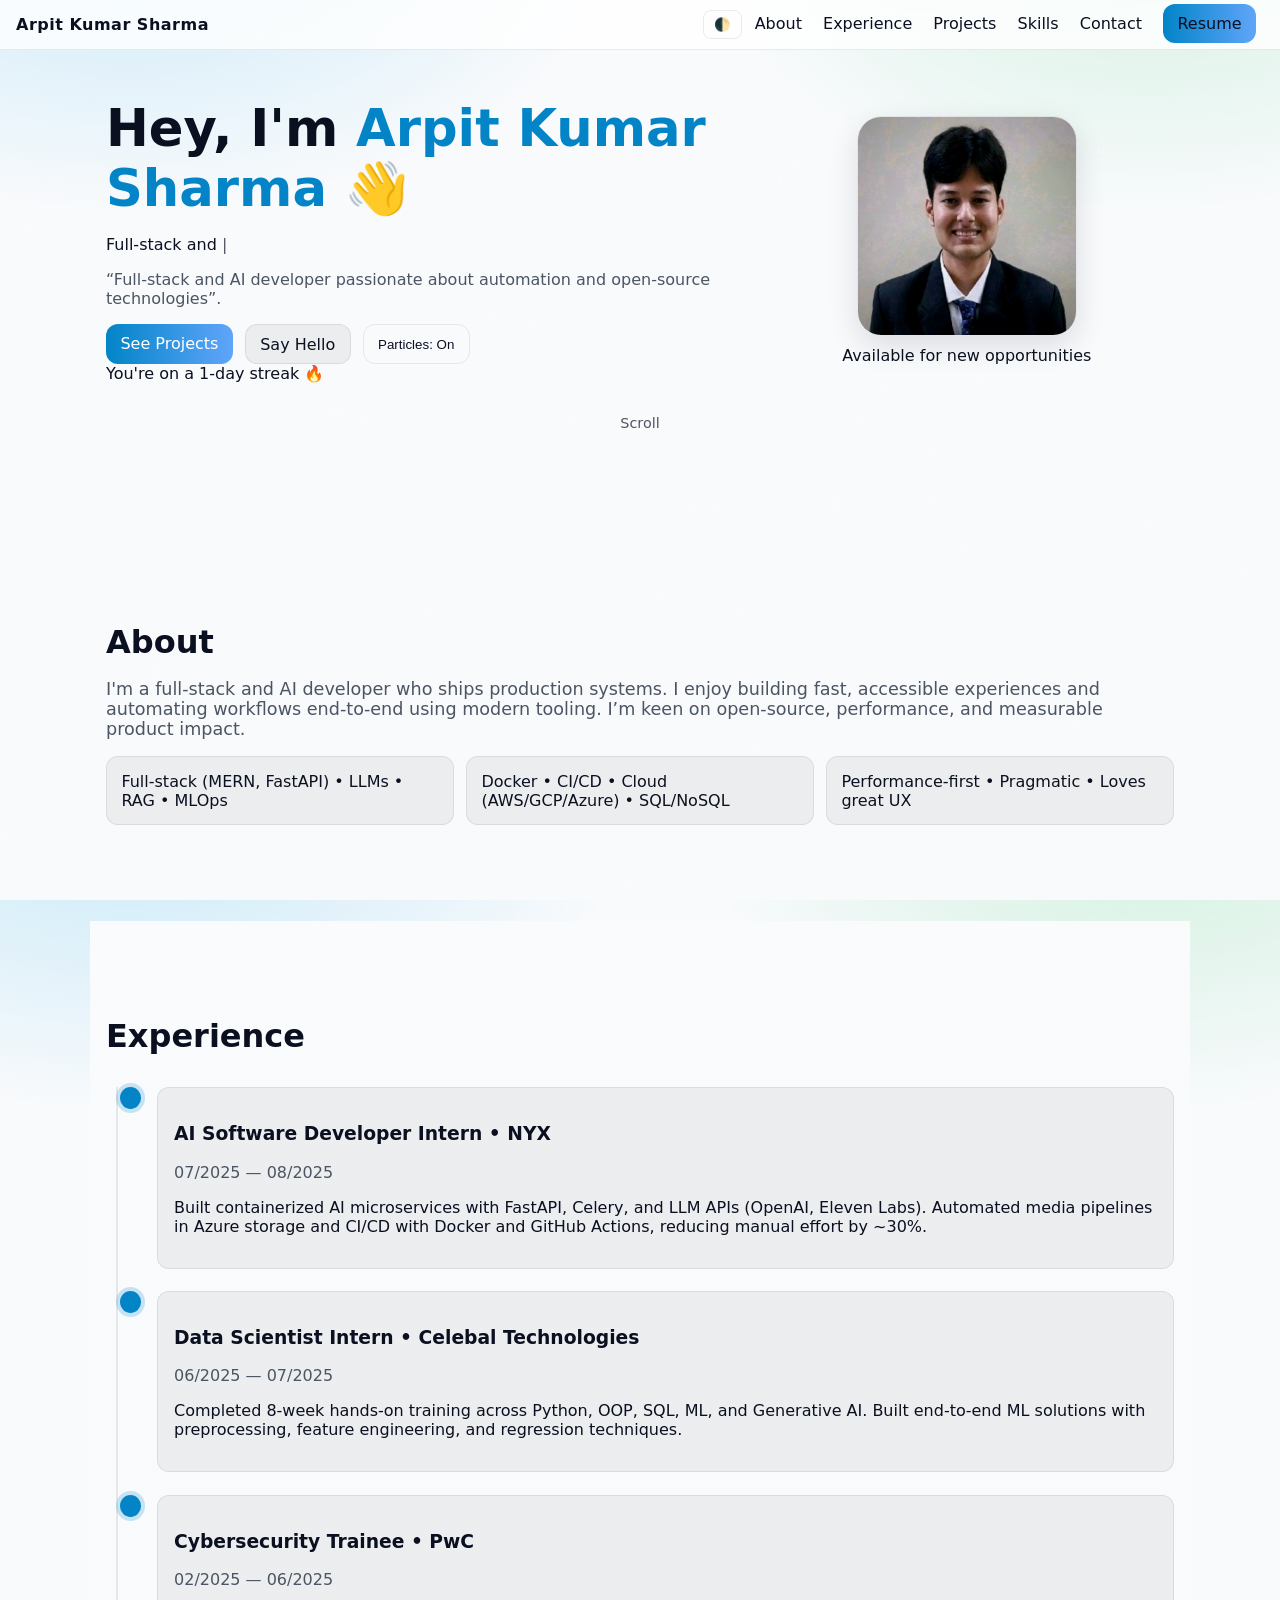
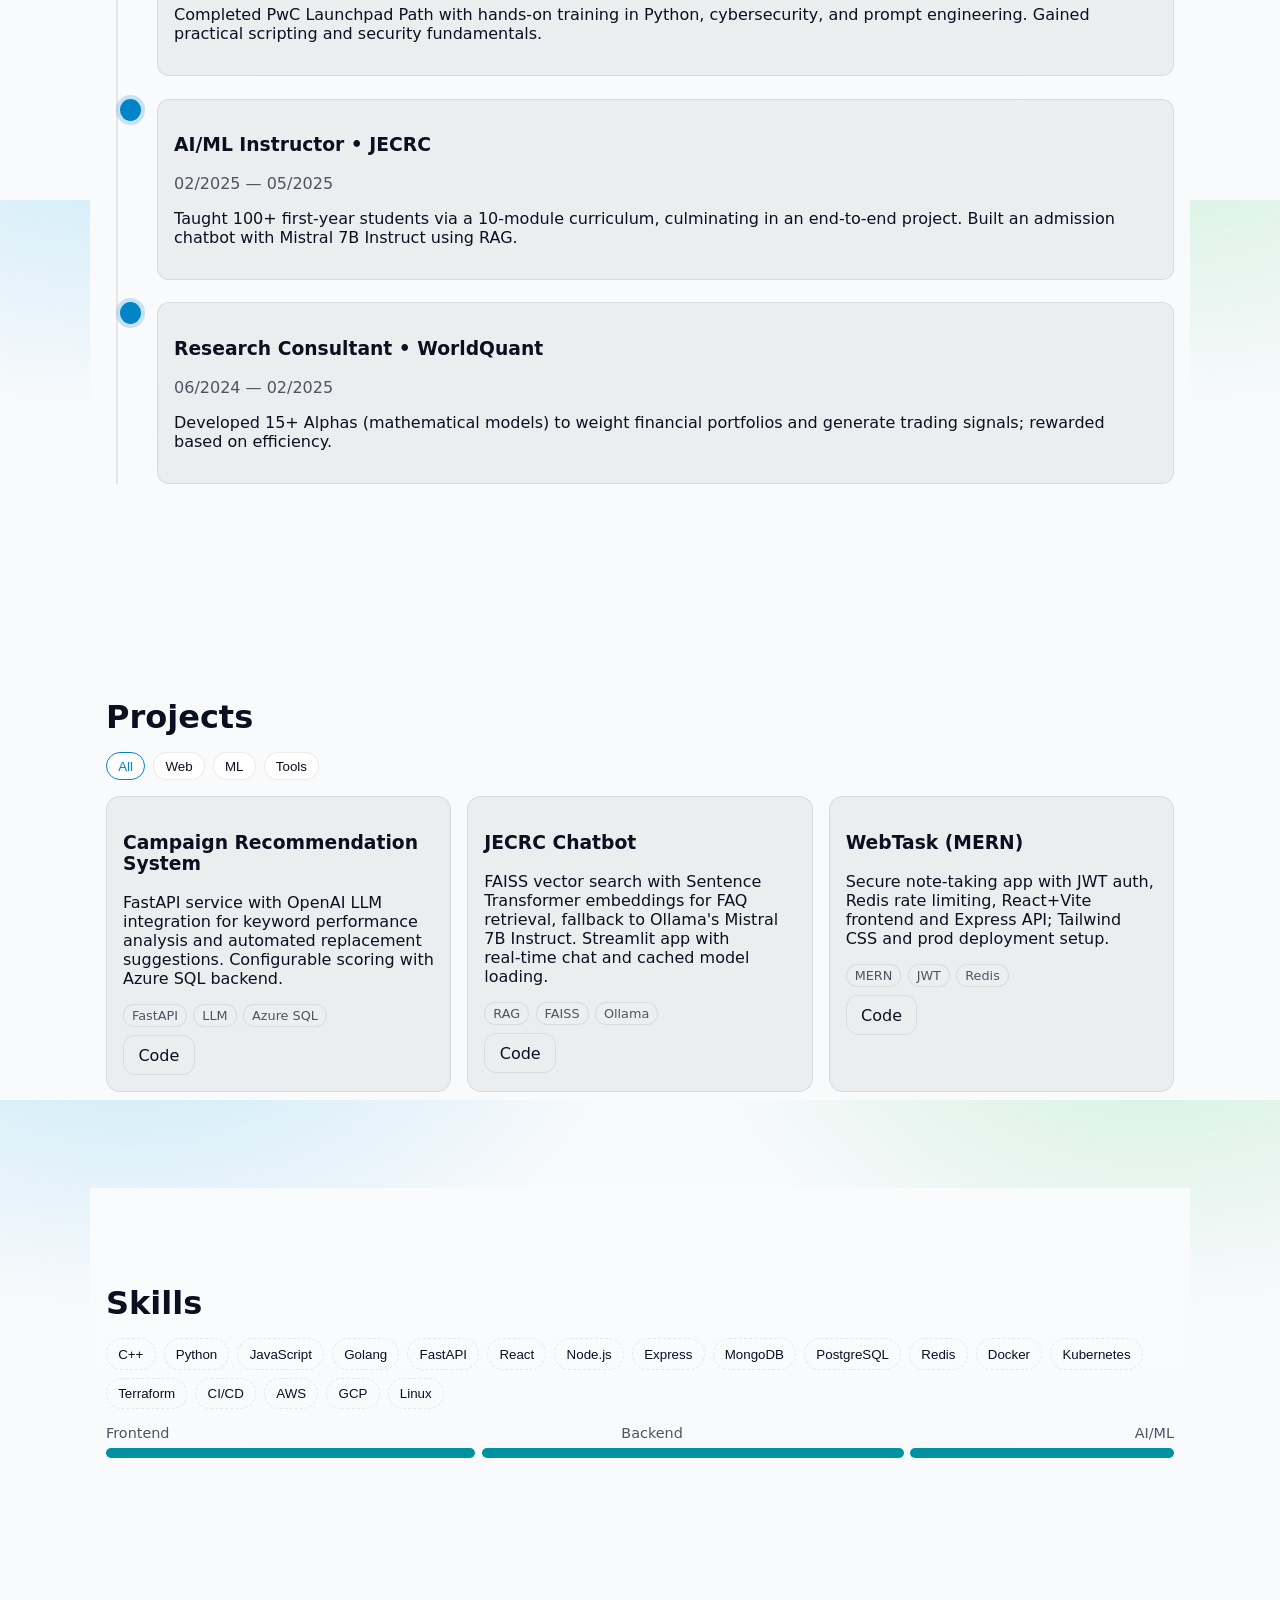
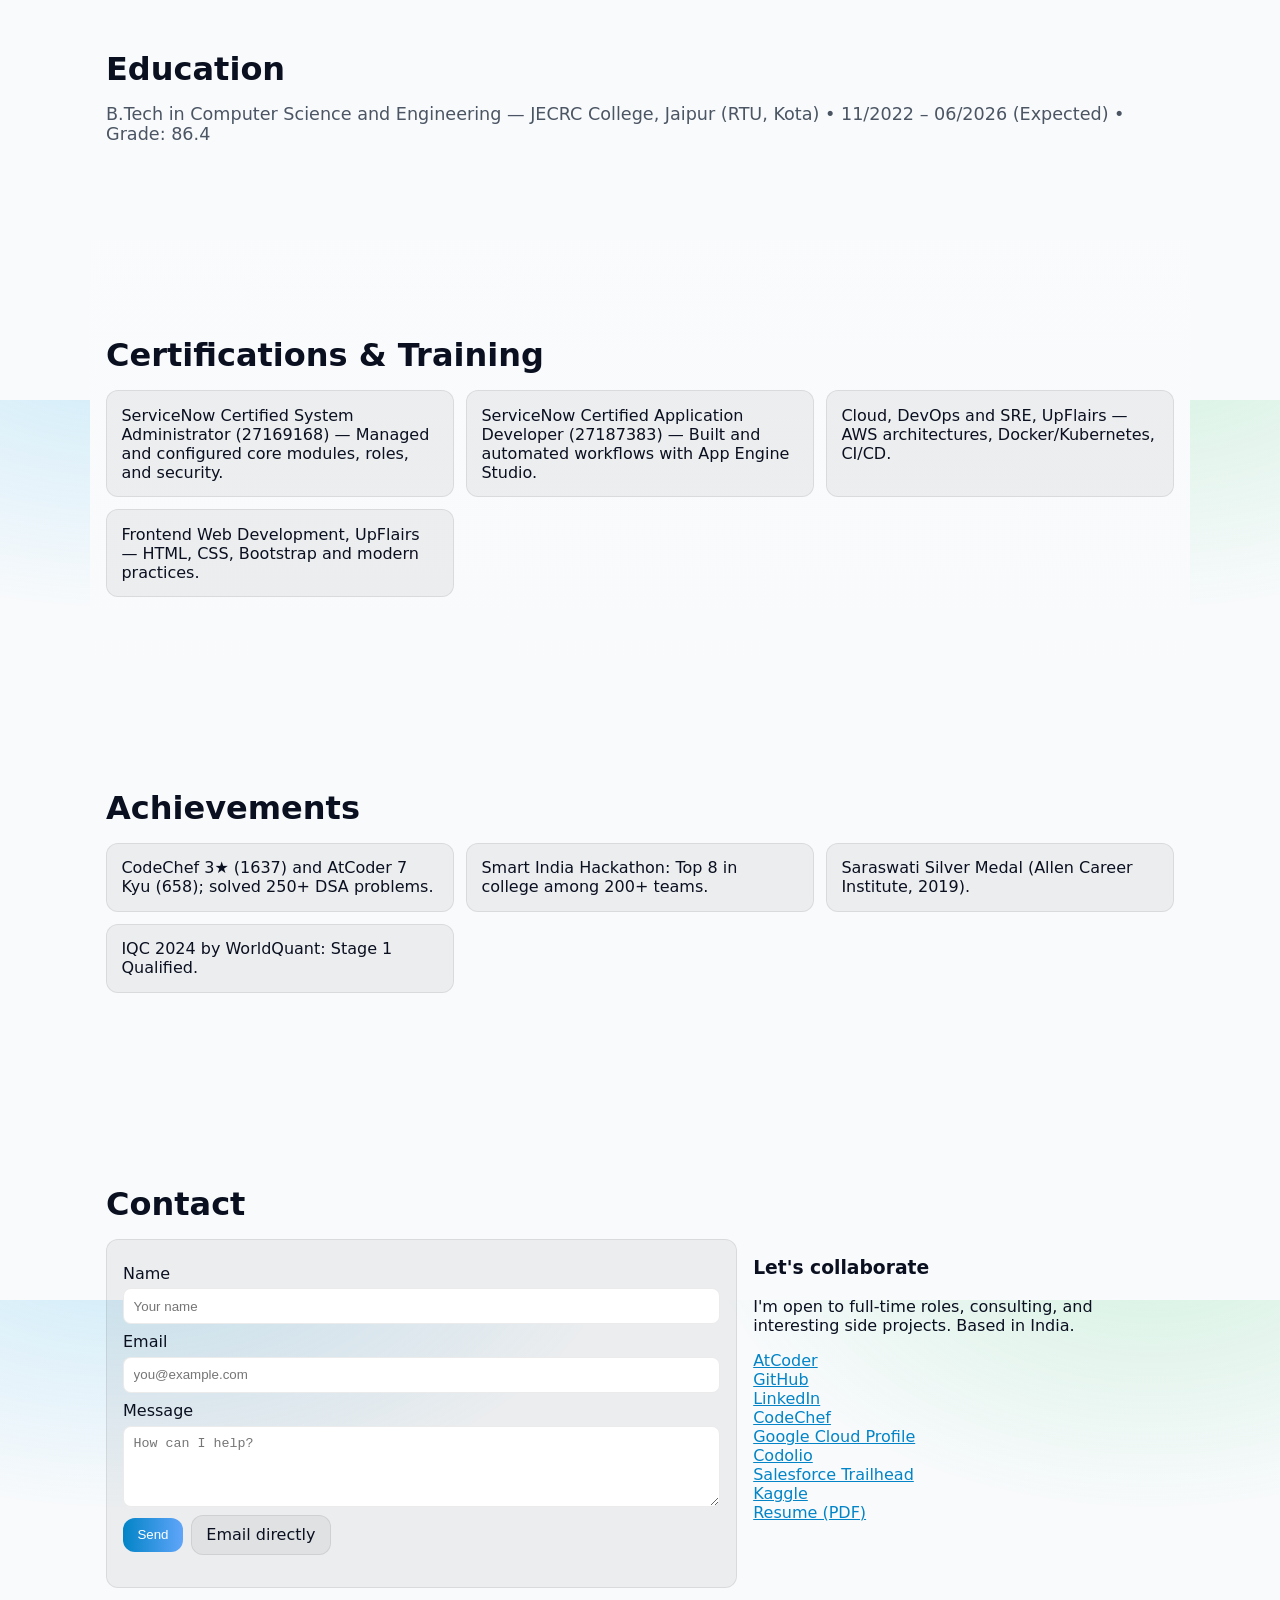
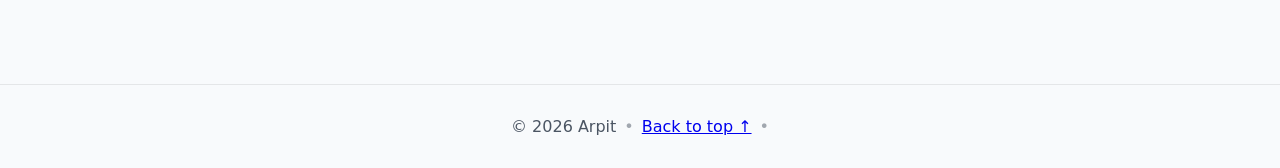
<file: index.html>
<!doctype html>
<html lang="en">
<head>
  <meta charset="utf-8" />
  <meta name="viewport" content="width=device-width, initial-scale=1" />
  <meta name="theme-color" content="#0ea5e9" />
  <meta name="description" content="Arpit Kumar Sharma • Full‑stack and AI Developer passionate about automation and open‑source." />
  <meta property="og:title" content="Arpit Kumar Sharma • Portfolio" />
  <meta property="og:description" content="Full‑stack and AI developer passionate about automation and open‑source." />
  <meta property="og:type" content="website" />
  <meta property="og:image" content="./1755945970807.png" />
  <meta name="twitter:card" content="summary" />
  <meta name="twitter:title" content="Arpit Kumar Sharma • Portfolio" />
  <meta name="twitter:description" content="Full‑stack and AI developer passionate about automation and open‑source." />
  <meta name="twitter:image" content="./1755945970807.png" />
  <link rel="manifest" href="./manifest.webmanifest" />
  <link rel="icon" href="./1755945970807.png" type="image/png" />
  <link rel="preload" as="image" href="./1755945970807.png" />
  <link rel="stylesheet" href="./styles.css" />
  <title>Arpit Kumar Sharma • Portfolio</title>
</head>
<body>
  <!-- Background canvas for subtle particles -->
  <canvas id="bg-canvas" aria-hidden="true"></canvas>

  <header class="site-header">
  <a class="brand" href="#hero">Arpit Kumar Sharma</a>
    <nav class="nav" aria-label="Primary">
      <button id="themeToggle" class="icon-btn" aria-label="Toggle theme" title="Toggle theme">🌓</button>
      <a href="#about">About</a>
      <a href="#experience">Experience</a>
      <a href="#projects">Projects</a>
      <a href="#skills">Skills</a>
      <a href="#contact">Contact</a>
      <a class="btn btn-primary" href="./Arpit_Resume.pdf" target="_blank" rel="noopener" download>
        Resume
      </a>
    </nav>
  </header>

  <!-- Reading progress bar -->
  <div id="progress" aria-hidden="true"></div>

  <main>
    <section id="hero" class="section hero">
      <div class="hero-grid">
        <div class="hero-left">
          <h1>
            Hey, I'm <span class="accent">Arpit Kumar Sharma</span>
            <span class="wave" aria-hidden="true">👋</span>
          </h1>
          <p class="typewriter" aria-live="polite">
            <span id="typewriter"></span>
            <span class="caret" aria-hidden="true">|</span>
          </p>
          <p class="sub">“Full‑stack and AI developer passionate about automation and open‑source technologies”.</p>
          <div class="cta-row">
            <a class="btn btn-primary" href="#projects">See Projects</a>
            <a class="btn" href="mailto:arkushworks@gmail.com?subject=Hi%20Arpit">Say Hello</a>
            <button id="toggleParticles" class="btn btn-ghost" aria-pressed="true">Particles: On</button>
          </div>
          <div id="streak" class="streak" aria-live="polite"></div>
        </div>
        <div class="hero-right">
          <figure class="pfp-wrap reveal">
            <img src="./1755945970807.png" alt="Portrait of Arpit Kumar Sharma" class="pfp" />
            <figcaption>Available for new opportunities</figcaption>
          </figure>
        </div>
      </div>
      <div class="scroll-cue" aria-hidden="true">Scroll</div>
    </section>

    <section id="about" class="section">
      <h2 class="section-title">About</h2>
      <p class="lead reveal">
        I'm a full‑stack and AI developer who ships production systems. I enjoy building fast,
        accessible experiences and automating workflows end‑to‑end using modern tooling. I’m
        keen on open‑source, performance, and measurable product impact.
      </p>
      <ul class="highlights">
        <li class="reveal">Full‑stack (MERN, FastAPI) • LLMs • RAG • MLOps</li>
        <li class="reveal">Docker • CI/CD • Cloud (AWS/GCP/Azure) • SQL/NoSQL</li>
        <li class="reveal">Performance‑first • Pragmatic • Loves great UX</li>
      </ul>
    </section>

    <section id="experience" class="section alt">
      <h2 class="section-title">Experience</h2>
      <ol class="timeline">
        <li class="tl-item reveal">
          <div class="tl-point"></div>
          <div class="tl-content">
            <h3>AI Software Developer Intern • NYX</h3>
            <div class="muted">07/2025 — 08/2025</div>
            <p>Built containerized AI microservices with FastAPI, Celery, and LLM APIs (OpenAI, Eleven Labs). Automated media pipelines in Azure storage and CI/CD with Docker and GitHub Actions, reducing manual effort by ~30%.</p>
          </div>
        </li>
        <li class="tl-item reveal">
          <div class="tl-point"></div>
          <div class="tl-content">
            <h3>Data Scientist Intern • Celebal Technologies</h3>
            <div class="muted">06/2025 — 07/2025</div>
            <p>Completed 8‑week hands‑on training across Python, OOP, SQL, ML, and Generative AI. Built end‑to‑end ML solutions with preprocessing, feature engineering, and regression techniques.</p>
          </div>
        </li>
        <li class="tl-item reveal">
          <div class="tl-point"></div>
          <div class="tl-content">
            <h3>Cybersecurity Trainee • PwC</h3>
            <div class="muted">02/2025 — 06/2025</div>
            <p>Completed PwC Launchpad Path with hands‑on training in Python, cybersecurity, and prompt engineering. Gained practical scripting and security fundamentals.</p>
          </div>
        </li>
        <li class="tl-item reveal">
          <div class="tl-point"></div>
          <div class="tl-content">
            <h3>AI/ML Instructor • JECRC</h3>
            <div class="muted">02/2025 — 05/2025</div>
            <p>Taught 100+ first‑year students via a 10‑module curriculum, culminating in an end‑to‑end project. Built an admission chatbot with Mistral 7B Instruct using RAG.</p>
          </div>
        </li>
        <li class="tl-item reveal">
          <div class="tl-point"></div>
          <div class="tl-content">
            <h3>Research Consultant • WorldQuant</h3>
            <div class="muted">06/2024 — 02/2025</div>
            <p>Developed 15+ Alphas (mathematical models) to weight financial portfolios and generate trading signals; rewarded based on efficiency.</p>
          </div>
        </li>
      </ol>
    </section>

    <section id="projects" class="section">
      <h2 class="section-title">Projects</h2>
      <div class="filters" role="toolbar" aria-label="Project filters">
        <button class="chip active" data-filter="all">All</button>
        <button class="chip" data-filter="web">Web</button>
        <button class="chip" data-filter="ml">ML</button>
        <button class="chip" data-filter="tools">Tools</button>
      </div>
      <div class="grid projects">
        <article class="card project reveal" data-tags="ml web tools">
          <h3>Campaign Recommendation System</h3>
          <p>FastAPI service with OpenAI LLM integration for keyword performance analysis and automated replacement suggestions. Configurable scoring with Azure SQL backend.</p>
          <div class="tags"><span>FastAPI</span><span>LLM</span><span>Azure SQL</span></div>
          <div class="card-actions">
            <a class="btn btn-ghost" href="https://github.com/arkusho/Campaign-Recommendation" target="_blank" rel="noopener">Code</a>
          </div>
        </article>
        <article class="card project reveal" data-tags="ml web">
          <h3>JECRC Chatbot</h3>
          <p>FAISS vector search with Sentence Transformer embeddings for FAQ retrieval, fallback to Ollama's Mistral 7B Instruct. Streamlit app with real‑time chat and cached model loading.</p>
          <div class="tags"><span>RAG</span><span>FAISS</span><span>Ollama</span></div>
          <div class="card-actions">
            <a class="btn btn-ghost" href="https://github.com/AKS-IS/Chatbot-for-College" target="_blank" rel="noopener">Code</a>
          </div>
        </article>
        <article class="card project reveal" data-tags="tools web">
          <h3>WebTask (MERN)</h3>
          <p>Secure note‑taking app with JWT auth, Redis rate limiting, React+Vite frontend and Express API; Tailwind CSS and prod deployment setup.</p>
          <div class="tags"><span>MERN</span><span>JWT</span><span>Redis</span></div>
          <div class="card-actions">
            <a class="btn btn-ghost" href="https://github.com/arkusho/WebTask---A-to-do-list-web-app-with-JWT-auth" target="_blank" rel="noopener">Code</a>
          </div>
        </article>
      </div>
    </section>

    <section id="skills" class="section alt">
      <h2 class="section-title">Skills</h2>
      <div class="skills-cloud reveal" aria-label="Skills cloud">
        <button class="skill">C++</button>
        <button class="skill">Python</button>
        <button class="skill">JavaScript</button>
        <button class="skill">Golang</button>
        <button class="skill">FastAPI</button>
        <button class="skill">React</button>
        <button class="skill">Node.js</button>
        <button class="skill">Express</button>
        <button class="skill">MongoDB</button>
        <button class="skill">PostgreSQL</button>
        <button class="skill">Redis</button>
        <button class="skill">Docker</button>
        <button class="skill">Kubernetes</button>
        <button class="skill">Terraform</button>
        <button class="skill">CI/CD</button>
        <button class="skill">AWS</button>
        <button class="skill">GCP</button>
        <button class="skill">Linux</button>
      </div>
      <div class="meter reveal" aria-label="Focus split">
        <div class="meter-labels">
          <span>Frontend</span><span>Backend</span><span>AI/ML</span>
        </div>
        <div class="meter-bar">
          <span style="--w: 35%" title="Frontend 35%"></span>
          <span style="--w: 40%" title="Backend 40%"></span>
          <span style="--w: 25%" title="AI/ML 25%"></span>
        </div>
      </div>
    </section>

    <section id="education" class="section">
      <h2 class="section-title">Education</h2>
      <div class="lead reveal">B.Tech in Computer Science and Engineering — JECRC College, Jaipur (RTU, Kota) • 11/2022 – 06/2026 (Expected) • Grade: 86.4</div>
    </section>

    <section id="certs" class="section alt">
      <h2 class="section-title">Certifications & Training</h2>
      <ul class="highlights">
        <li class="reveal">ServiceNow Certified System Administrator (27169168) — Managed and configured core modules, roles, and security.</li>
        <li class="reveal">ServiceNow Certified Application Developer (27187383) — Built and automated workflows with App Engine Studio.</li>
        <li class="reveal">Cloud, DevOps and SRE, UpFlairs — AWS architectures, Docker/Kubernetes, CI/CD.</li>
        <li class="reveal">Frontend Web Development, UpFlairs — HTML, CSS, Bootstrap and modern practices.</li>
      </ul>
    </section>

    <section id="achievements" class="section">
      <h2 class="section-title">Achievements</h2>
      <ul class="highlights">
        <li class="reveal">CodeChef 3★ (1637) and AtCoder 7 Kyu (658); solved 250+ DSA problems.</li>
        <li class="reveal">Smart India Hackathon: Top 8 in college among 200+ teams.</li>
        <li class="reveal">Saraswati Silver Medal (Allen Career Institute, 2019).</li>
        <li class="reveal">IQC 2024 by WorldQuant: Stage 1 Qualified.</li>
      </ul>
    </section>

    <section id="contact" class="section">
      <h2 class="section-title">Contact</h2>
      <div class="contact-grid">
        <form class="contact-form reveal" action="https://formsubmit.co" method="POST" onsubmit="return handleContactSubmit(event)">
          <input type="hidden" name="_subject" value="Portfolio contact" />
          <input type="hidden" name="_captcha" value="false" />
          <label>
            <span>Name</span>
            <input name="name" required placeholder="Your name" />
          </label>
          <label>
            <span>Email</span>
            <input type="email" name="email" required placeholder="you@example.com" />
          </label>
          <label>
            <span>Message</span>
            <textarea name="message" rows="4" required placeholder="How can I help?"></textarea>
          </label>
          <div class="form-actions">
            <button class="btn btn-primary" type="submit">Send</button>
            <a class="btn" href="mailto:arkushworks@gmail.com?subject=Hi%20Arpit">Email directly</a>
          </div>
          <p id="contactStatus" class="muted" role="status" aria-live="polite"></p>
        </form>
        <aside class="reveal">
          <h3>Let's collaborate</h3>
          <p>I'm open to full‑time roles, consulting, and interesting side projects. Based in India.</p>
          <ul class="socials">
            <li><a href="https://atcoder.jp/users/arkush" target="_blank" rel="noopener">AtCoder</a></li>
            <li><a href="https://github.com/arkusho" target="_blank" rel="noopener">GitHub</a></li>
            <li><a href="https://linkedin.com/in/arkush" target="_blank" rel="noopener">LinkedIn</a></li>
            <li><a href="https://www.codechef.com/users/lord_jester" target="_blank" rel="noopener">CodeChef</a></li>
            <li><a href="https://www.cloudskillsboost.google/public_profiles/8e5a5c0d-d724-45a2-b7f4-b16630b32914" target="_blank" rel="noopener">Google Cloud Profile</a></li>
            <li><a href="https://codolio.com/profile/arkush" target="_blank" rel="noopener">Codolio</a></li>
            <li><a href="https://www.salesforce.com/trailblazer/arkush" target="_blank" rel="noopener">Salesforce Trailhead</a></li>
            <li><a href="https://www.kaggle.com/arpitkumarsharma" target="_blank" rel="noopener">Kaggle</a></li>
            <li><a href="./Arpit_Resume.pdf" target="_blank" rel="noopener">Resume (PDF)</a></li>
          </ul>
        </aside>
      </div>
    </section>
  </main>

  <footer class="site-footer">
    <span>© <span id="year"></span> Arpit</span>
    <span class="sep">•</span>
    <a href="#hero">Back to top ↑</a>
    <span class="sep">•</span>
    <button id="installPWA" class="linkish" hidden>Install app</button>
  </footer>

  <script src="./main.js" defer></script>
</body>
</html>
</file>
<file: styles.css>
/*
  Arpit Portfolio Styles
  - Theme variables
  - Layout and components
  - Animations and micro-interactions
*/

:root {
  --bg: #0b1020;
  --bg-alt: #0f162f;
  --text: #e6e6f0;
  --muted: #a9b1c7;
  --accent: #0ea5e9; /* sky-500 */
  --accent-2: #22c55e; /* green-500 */
  --card: rgba(255,255,255,0.06);
  --border: rgba(255,255,255,0.12);
  --shadow: 0 10px 30px rgba(0,0,0,.35);
}

:root.light {
  --bg: #f8fafc;
  --bg-alt: #ffffff;
  --text: #0b1020;
  --muted: #4b5563;
  --accent: #0284c7;
  --accent-2: #16a34a;
  --card: rgba(0,0,0,0.05);
  --border: rgba(0,0,0,0.08);
  --shadow: 0 10px 30px rgba(2,6,23,.12);
}

* { box-sizing: border-box }
html, body { height: 100% }
html { scroll-behavior: smooth }
body {
  margin: 0;
  font-family: ui-sans-serif, system-ui, -apple-system, Segoe UI, Roboto, Inter, Noto Sans, Ubuntu, Cantarell, Helvetica Neue, Arial, "Apple Color Emoji", "Segoe UI Emoji";
  color: var(--text);
  background: radial-gradient(1000px 600px at 10% -10%, rgba(14,165,233,.2), transparent 50%),
              radial-gradient(900px 600px at 90% -10%, rgba(34,197,94,.18), transparent 50%),
              var(--bg);
}

#bg-canvas { position: fixed; inset: 0; z-index: -1; }

.site-header {
  position: sticky; top: 0; z-index: 50;
  background: color-mix(in oklab, var(--bg-alt) 80%, transparent);
  backdrop-filter: blur(10px);
  border-bottom: 1px solid var(--border);
  display: flex; align-items: center; justify-content: space-between;
  padding: .6rem 1rem;
}
.brand { font-weight: 800; letter-spacing: .5px; color: var(--text); text-decoration: none }
.nav a { color: var(--text); text-decoration: none; margin: 0 .5rem }
.nav a.active { color: var(--accent); }
.nav .btn-primary { margin-left: .5rem }
.icon-btn { background: transparent; border: 1px solid var(--border); color: var(--text); border-radius: 8px; padding: .4rem .6rem; cursor: pointer }
.icon-btn:hover { border-color: var(--accent) }

#progress { position: fixed; top: 0; left: 0; height: 3px; background: linear-gradient(90deg, var(--accent), var(--accent-2)); width: 0; z-index: 60; }

.section { padding: 6rem 1rem; max-width: 1100px; margin: 0 auto }
.section.alt { background: linear-gradient(180deg, color-mix(in oklab, var(--bg) 85%, var(--bg-alt)), var(--bg)) }
.section-title { font-size: clamp(1.6rem, 3vw, 2rem); margin: 0 0 1rem; }
.lead { font-size: 1.1rem; color: var(--muted) }
.muted { color: var(--muted) }

.hero { padding-top: 3rem }
.hero-grid { display: grid; grid-template-columns: 1.2fr .8fr; gap: 2rem; align-items: center }
.hero-left h1 { font-size: clamp(2rem, 6vw, 3.2rem); margin: 0 0 .5rem }
.hero-left .sub { color: var(--muted) }
.accent { color: var(--accent) }
.caret { opacity: .7; animation: blink 1s steps(1) infinite }
@keyframes blink { 50% { opacity: 0 } }
.wave { display: inline-block; transform-origin: 70% 70%; animation: wave 2.3s infinite }
@keyframes wave { 0%, 60% { transform: rotate(0) } 10% { transform: rotate(14deg) } 20% { transform: rotate(-8deg) } 30% { transform: rotate(14deg) } 40% { transform: rotate(-4deg) } 50% { transform: rotate(10deg) } }

.cta-row { display: flex; gap: .75rem; margin-top: 1rem; flex-wrap: wrap }
.btn { border: 1px solid var(--border); background: var(--card); color: var(--text); padding: .6rem .9rem; border-radius: 12px; text-decoration: none; cursor: pointer }
.btn:hover { border-color: var(--accent) }
.btn-ghost { background: transparent }
.btn-primary { background: linear-gradient(90deg, var(--accent), #60a5fa); color: white; border: none }
.btn-primary:hover { filter: brightness(1.05) }
.linkish { background: none; border: none; color: var(--accent); cursor: pointer }

.pfp-wrap { display:flex; flex-direction: column; gap:.6rem; align-items:center; text-align:center }
.pfp { width: 220px; height: 220px; object-fit: cover; border-radius: 24px; box-shadow: var(--shadow); border: 1px solid var(--border); }

.scroll-cue { text-align:center; margin-top: 2rem; opacity: .7; font-size: .9rem }

.highlights { display:grid; grid-template-columns: repeat(3, minmax(0,1fr)); gap: .75rem; padding:0; list-style: none; margin: 1rem 0 0 }
.highlights li { background: var(--card); border: 1px solid var(--border); padding: .9rem; border-radius: 12px }

.timeline { list-style:none; margin: 2rem 0 0; padding: 0; position:relative }
.timeline::before { content:""; position:absolute; left: 10px; top: 0; bottom: 0; width: 2px; background: var(--border) }
.tl-item { display:flex; gap: 1rem; margin: 0 0 1.4rem 0; padding-left: 1.6rem }
.tl-point { width: 22px; height: 22px; background: var(--accent); border-radius: 50%; margin-left: -12px; box-shadow: 0 0 0 4px color-mix(in oklab, var(--accent) 20%, transparent) }
.tl-content { background: var(--card); border: 1px solid var(--border); padding: 1rem; border-radius: 12px; width: 100% }

.filters { display:flex; gap: .5rem; margin: .5rem 0 1rem }
.chip { border: 1px solid var(--border); background: var(--bg-alt); color: var(--text); padding: .35rem .7rem; border-radius: 999px; cursor: pointer }
.chip.active { border-color: var(--accent); color: var(--accent) }

.grid.projects { display:grid; grid-template-columns: repeat(3, minmax(0,1fr)); gap: 1rem }
.card { background: var(--card); border: 1px solid var(--border); border-radius: 14px; padding: 1rem; transition: transform .25s ease, border-color .25s ease }
.card:hover { transform: translateY(-4px); border-color: var(--accent) }
.tags { display:flex; gap: .4rem; flex-wrap:wrap; margin: .5rem 0 }
.tags span { font-size: .8rem; color: var(--muted); background: rgba(255,255,255,.06); padding: .2rem .5rem; border-radius: 999px; border: 1px solid var(--border) }
.card-actions { display:flex; gap: .5rem; margin-top: .5rem }

.skills-cloud { display:flex; gap: .5rem; flex-wrap:wrap }
.skill { border:1px dashed var(--border); background: transparent; color: var(--text); border-radius: 999px; padding: .45rem .7rem; cursor:pointer }
.skill:hover { border-color: var(--accent) }

.meter { margin-top: 1rem }
.meter-labels { display:flex; justify-content: space-between; color: var(--muted); font-size: .9rem }
.meter-bar { display:flex; gap: .4rem; margin-top:.45rem }
.meter-bar span { display:block; height: 10px; background: color-mix(in oklab, var(--accent) 65%, var(--accent-2)); width: var(--w); border-radius: 999px }

.contact-grid { display:grid; grid-template-columns: 1.2fr .8fr; gap: 1rem; align-items:start }
.contact-form { background: var(--card); border: 1px solid var(--border); padding: 1rem; border-radius: 12px }
label { display:grid; gap:.35rem; margin:.5rem 0 }
input, textarea { width: 100%; background: var(--bg-alt); color: var(--text); border: 1px solid var(--border); border-radius: 8px; padding: .6rem }
input:focus, textarea:focus { outline: none; border-color: var(--accent); box-shadow: 0 0 0 3px color-mix(in oklab, var(--accent) 25%, transparent) }
.form-actions { display:flex; gap:.5rem; margin-top:.5rem; align-items:center }
.socials { list-style:none; padding:0; margin: .5rem 0 0 }
.socials a { color: var(--accent) }

.site-footer { padding: 2rem 1rem; border-top: 1px solid var(--border); color: var(--muted); display:flex; gap:.5rem; justify-content:center; align-items:center }
.sep { opacity:.5 }

/* Reveal on scroll */
.reveal { opacity: 0; transform: translateY(12px); transition: opacity .6s ease, transform .6s ease }
.reveal.in { opacity: 1; transform: translateY(0) }

/* Responsive */
@media (max-width: 900px) {
  .hero-grid { grid-template-columns: 1fr; }
  .grid.projects { grid-template-columns: 1fr 1fr }
  .highlights { grid-template-columns: 1fr }
  .contact-grid { grid-template-columns: 1fr }
}
@media (max-width: 600px) { .grid.projects { grid-template-columns: 1fr } }
</file>
